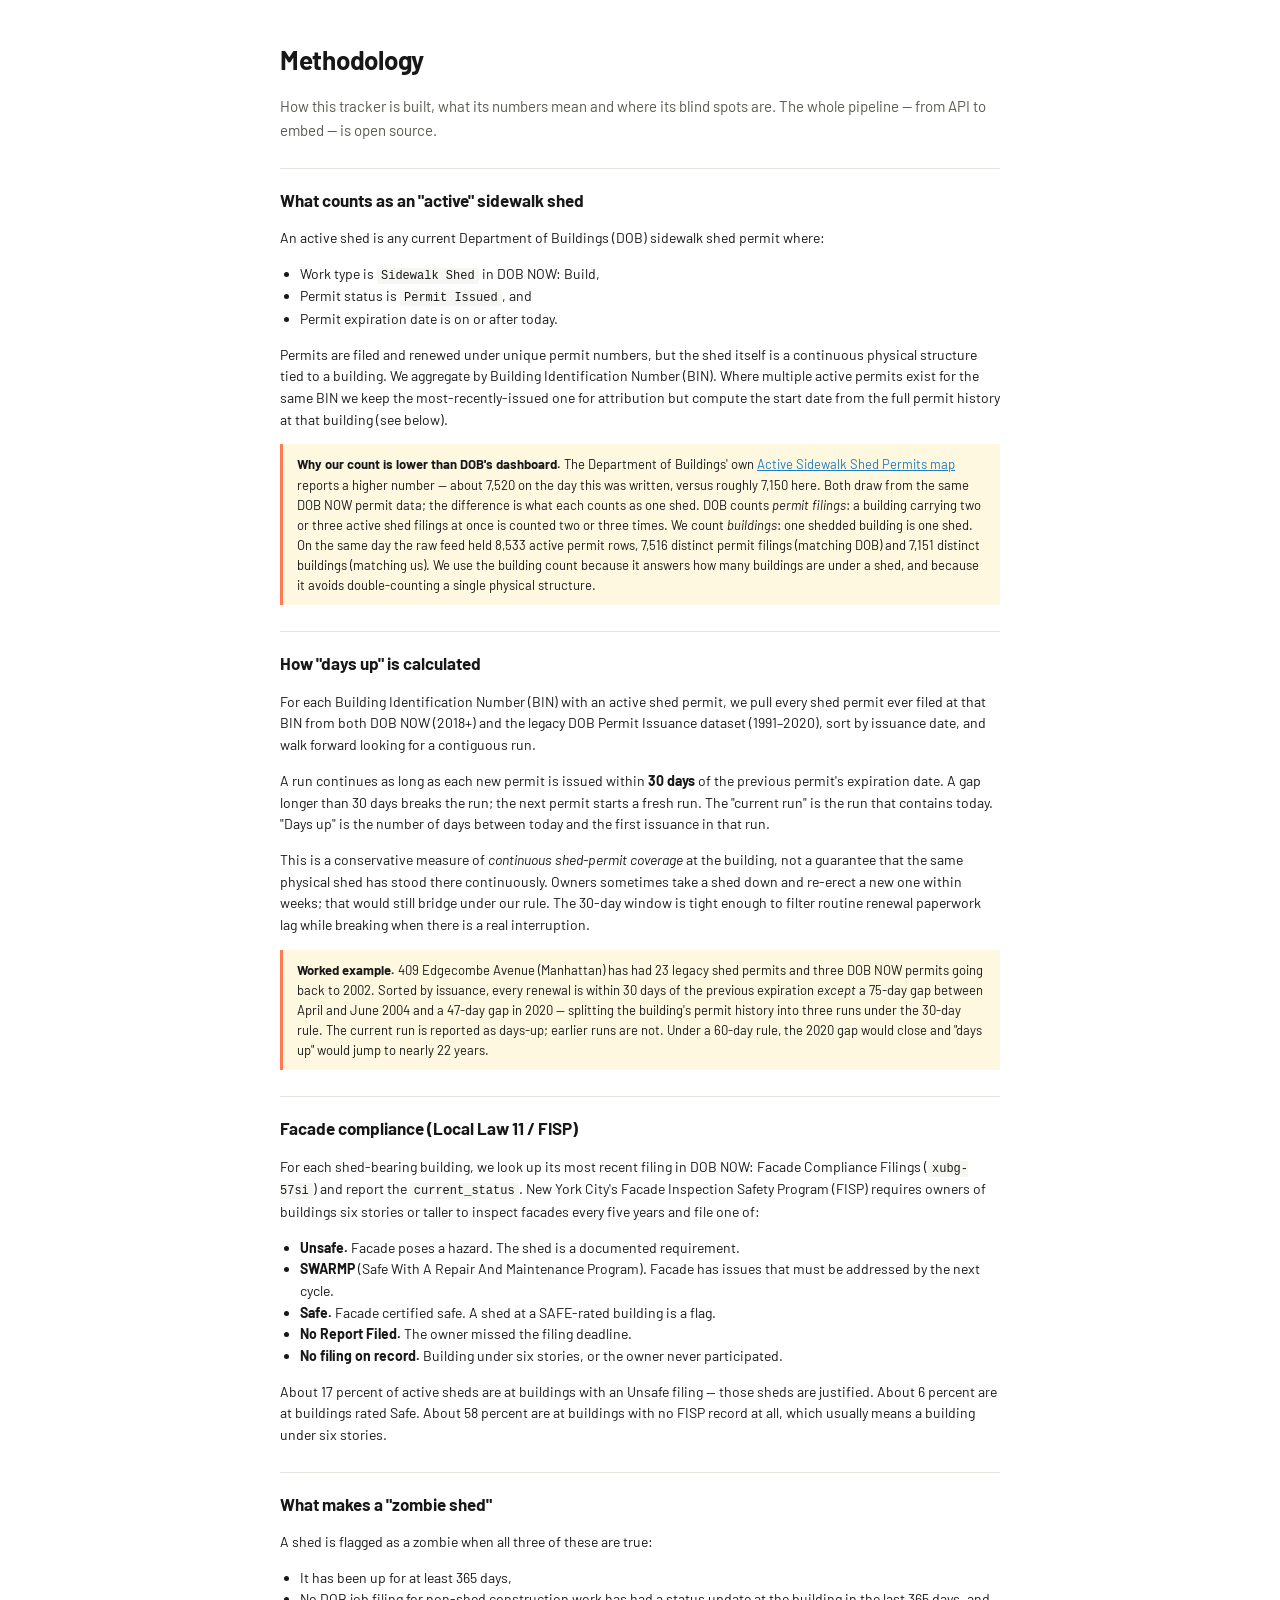
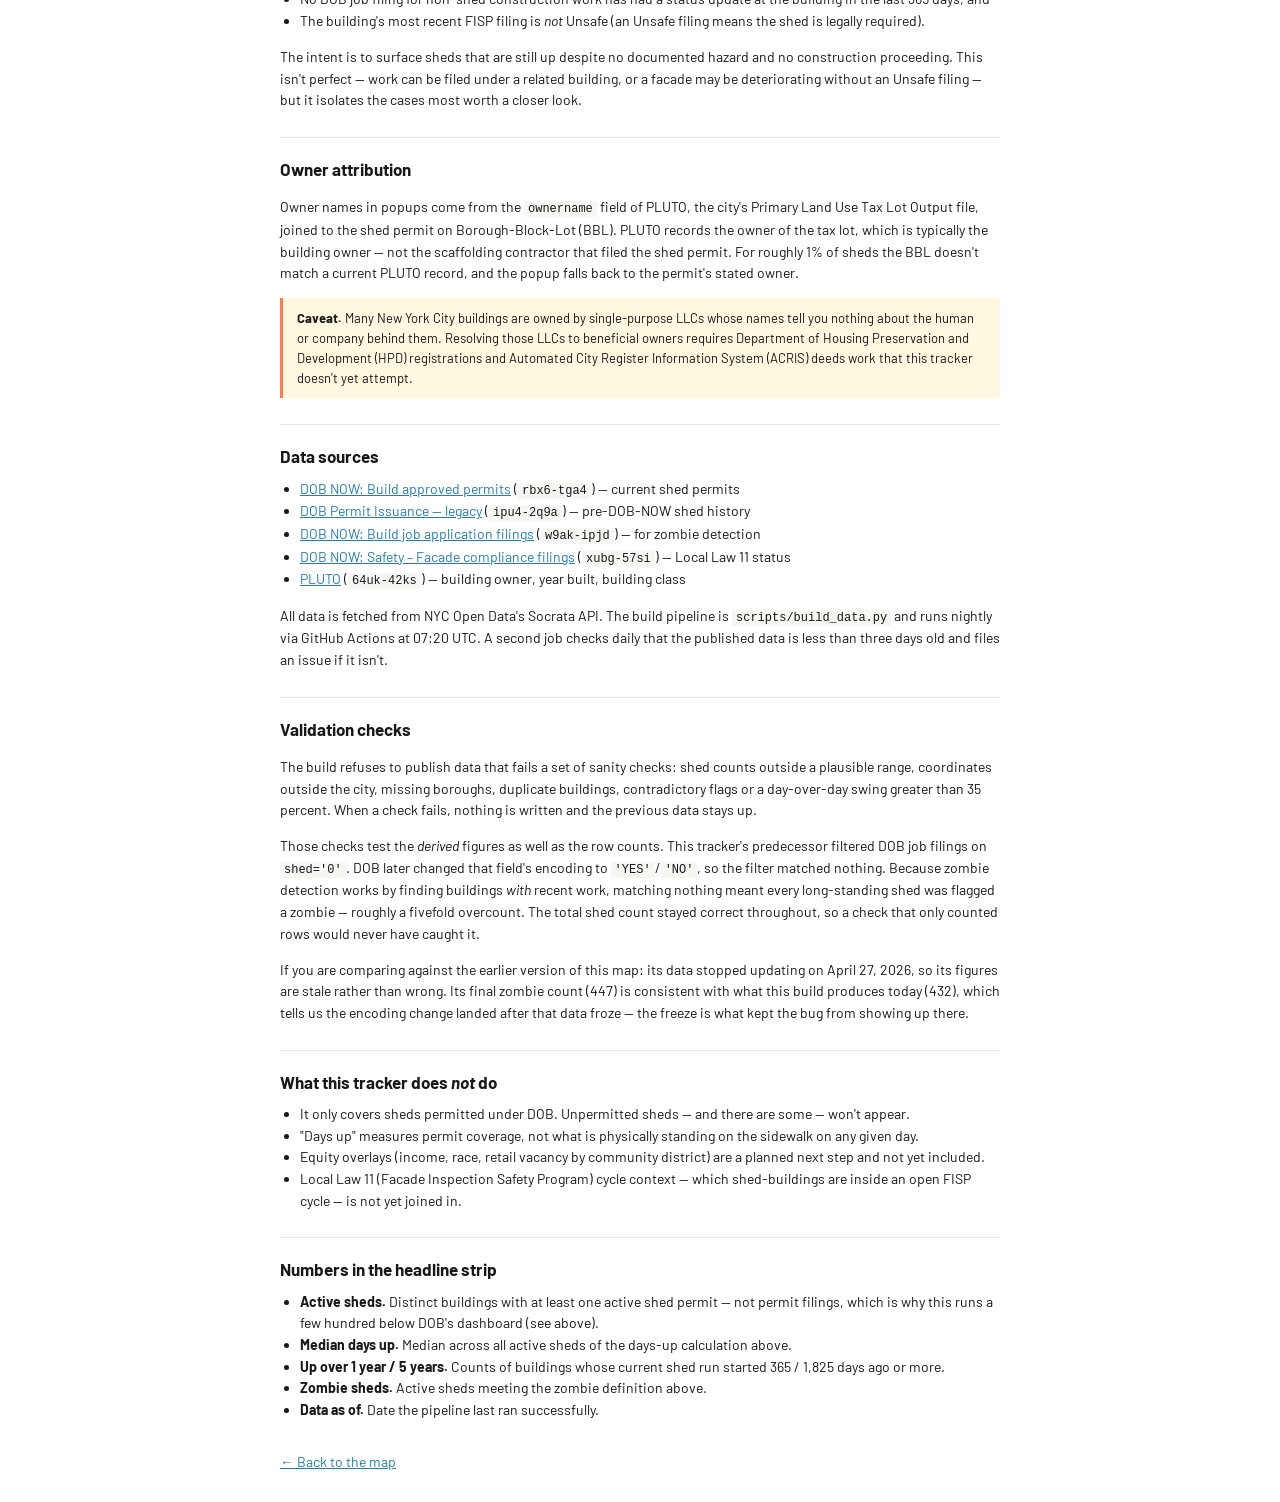
<file: methodology.html>
<!doctype html>
<html lang="en">
<head>
<meta charset="utf-8">
<meta name="viewport" content="width=device-width,initial-scale=1">
<title>Methodology — NYC sidewalk shed tracker</title>
<link href="https://fonts.googleapis.com/css2?family=Barlow:wght@400;500;600;700&family=Barlow+Condensed:wght@600;700&display=swap" rel="stylesheet">
<style>
  body { font-family: 'Barlow', 'Helvetica Neue', sans-serif; max-width: 720px; margin: 40px auto; padding: 0 20px; color: #181818; line-height: 1.55; }
  h1 { font-size: 26px; letter-spacing: -0.01em; margin-bottom: 6px; }
  h2 { font-size: 17px; margin: 26px 0 8px; border-top: 1px solid #e6e6e0; padding-top: 18px; }
  h3 { font-size: 14px; margin: 16px 0 4px; color: #5a5a52; text-transform: uppercase; letter-spacing: 0.06em; }
  p, li { font-size: 14px; }
  ul { padding-left: 20px; margin: 6px 0 12px; }
  code { font-family: 'SF Mono', Consolas, monospace; font-size: 12px; background: #f6f6f3; padding: 1px 4px; border-radius: 2px; }
  a { color: #217ebe; }
  .lede { color: #5a5a52; font-size: 15px; }
  .caveat { background: #fff8e1; border-left: 3px solid #ff7c53; padding: 10px 14px; font-size: 13px; margin: 14px 0; }
</style>
</head>
<body>
<h1>Methodology</h1>
<p class="lede">How this tracker is built, what its numbers mean and where its blind spots are. The whole pipeline — from API to embed — is open source.</p>

<h2>What counts as an "active" sidewalk shed</h2>
<p>An active shed is any current Department of Buildings (DOB) sidewalk shed permit where:</p>
<ul>
  <li>Work type is <code>Sidewalk Shed</code> in DOB NOW: Build,</li>
  <li>Permit status is <code>Permit Issued</code>, and</li>
  <li>Permit expiration date is on or after today.</li>
</ul>
<p>Permits are filed and renewed under unique permit numbers, but the shed itself is a continuous physical structure tied to a building. We aggregate by Building Identification Number (BIN). Where multiple active permits exist for the same BIN we keep the most-recently-issued one for attribution but compute the start date from the full permit history at that building (see below).</p>
<div class="caveat"><strong>Why our count is lower than DOB's dashboard.</strong> The Department of Buildings' own <a href="https://www.nyc.gov/site/buildings/about/sidewalk-shed-map.page">Active Sidewalk Shed Permits map</a> reports a higher number — about 7,520 on the day this was written, versus roughly 7,150 here. Both draw from the same DOB NOW permit data; the difference is what each counts as one shed. DOB counts <em>permit filings</em>: a building carrying two or three active shed filings at once is counted two or three times. We count <em>buildings</em>: one shedded building is one shed. On the same day the raw feed held 8,533 active permit rows, 7,516 distinct permit filings (matching DOB) and 7,151 distinct buildings (matching us). We use the building count because it answers how many buildings are under a shed, and because it avoids double-counting a single physical structure.</div>

<h2>How "days up" is calculated</h2>
<p>For each Building Identification Number (BIN) with an active shed permit, we pull every shed permit ever filed at that BIN from both DOB NOW (2018+) and the legacy DOB Permit Issuance dataset (1991–2020), sort by issuance date, and walk forward looking for a contiguous run.</p>
<p>A run continues as long as each new permit is issued within <strong>30 days</strong> of the previous permit's expiration date. A gap longer than 30 days breaks the run; the next permit starts a fresh run. The "current run" is the run that contains today. "Days up" is the number of days between today and the first issuance in that run.</p>
<p>This is a conservative measure of <em>continuous shed-permit coverage</em> at the building, not a guarantee that the same physical shed has stood there continuously. Owners sometimes take a shed down and re-erect a new one within weeks; that would still bridge under our rule. The 30-day window is tight enough to filter routine renewal paperwork lag while breaking when there is a real interruption.</p>
<div class="caveat"><strong>Worked example.</strong> 409 Edgecombe Avenue (Manhattan) has had 23 legacy shed permits and three DOB NOW permits going back to 2002. Sorted by issuance, every renewal is within 30 days of the previous expiration <em>except</em> a 75-day gap between April and June 2004 and a 47-day gap in 2020 — splitting the building's permit history into three runs under the 30-day rule. The current run is reported as days-up; earlier runs are not. Under a 60-day rule, the 2020 gap would close and "days up" would jump to nearly 22 years.</div>

<h2>Facade compliance (Local Law 11 / FISP)</h2>
<p>For each shed-bearing building, we look up its most recent filing in DOB NOW: Facade Compliance Filings (<code>xubg-57si</code>) and report the <code>current_status</code>. New York City's Facade Inspection Safety Program (FISP) requires owners of buildings six stories or taller to inspect facades every five years and file one of:</p>
<ul>
  <li><strong>Unsafe.</strong> Facade poses a hazard. The shed is a documented requirement.</li>
  <li><strong>SWARMP</strong> (Safe With A Repair And Maintenance Program). Facade has issues that must be addressed by the next cycle.</li>
  <li><strong>Safe.</strong> Facade certified safe. A shed at a SAFE-rated building is a flag.</li>
  <li><strong>No Report Filed.</strong> The owner missed the filing deadline.</li>
  <li><strong>No filing on record.</strong> Building under six stories, or the owner never participated.</li>
</ul>
<p>About 17 percent of active sheds are at buildings with an Unsafe filing — those sheds are justified. About 6 percent are at buildings rated Safe. About 58 percent are at buildings with no FISP record at all, which usually means a building under six stories.</p>

<h2>What makes a "zombie shed"</h2>
<p>A shed is flagged as a zombie when all three of these are true:</p>
<ul>
  <li>It has been up for at least 365 days,</li>
  <li>No DOB job filing for non-shed construction work has had a status update at the building in the last 365 days, and</li>
  <li>The building's most recent FISP filing is <em>not</em> Unsafe (an Unsafe filing means the shed is legally required).</li>
</ul>
<p>The intent is to surface sheds that are still up despite no documented hazard and no construction proceeding. This isn't perfect — work can be filed under a related building, or a facade may be deteriorating without an Unsafe filing — but it isolates the cases most worth a closer look.</p>

<h2>Owner attribution</h2>
<p>Owner names in popups come from the <code>ownername</code> field of PLUTO, the city's Primary Land Use Tax Lot Output file, joined to the shed permit on Borough-Block-Lot (BBL). PLUTO records the owner of the tax lot, which is typically the building owner — not the scaffolding contractor that filed the shed permit. For roughly 1% of sheds the BBL doesn't match a current PLUTO record, and the popup falls back to the permit's stated owner.</p>
<div class="caveat"><strong>Caveat.</strong> Many New York City buildings are owned by single-purpose LLCs whose names tell you nothing about the human or company behind them. Resolving those LLCs to beneficial owners requires Department of Housing Preservation and Development (HPD) registrations and Automated City Register Information System (ACRIS) deeds work that this tracker doesn't yet attempt.</div>

<h2>Data sources</h2>
<ul>
  <li><a href="https://data.cityofnewyork.us/Housing-Development/DOB-NOW-Build-Approved-Permits/rbx6-tga4">DOB NOW: Build approved permits</a> (<code>rbx6-tga4</code>) — current shed permits</li>
  <li><a href="https://data.cityofnewyork.us/Housing-Development/DOB-Permit-Issuance/ipu4-2q9a">DOB Permit Issuance — legacy</a> (<code>ipu4-2q9a</code>) — pre-DOB-NOW shed history</li>
  <li><a href="https://data.cityofnewyork.us/Housing-Development/DOB-NOW-Build-Job-Application-Filings/w9ak-ipjd">DOB NOW: Build job application filings</a> (<code>w9ak-ipjd</code>) — for zombie detection</li>
  <li><a href="https://data.cityofnewyork.us/Housing-Development/DOB-NOW-Safety-Facades-Compliance-Filings/xubg-57si">DOB NOW: Safety – Facade compliance filings</a> (<code>xubg-57si</code>) — Local Law 11 status</li>
  <li><a href="https://data.cityofnewyork.us/City-Government/Primary-Land-Use-Tax-Lot-Output-PLUTO-/64uk-42ks">PLUTO</a> (<code>64uk-42ks</code>) — building owner, year built, building class</li>
</ul>
<p>All data is fetched from NYC Open Data's Socrata API. The build pipeline is <code>scripts/build_data.py</code> and runs nightly via GitHub Actions at 07:20 UTC. A second job checks daily that the published data is less than three days old and files an issue if it isn't.</p>

<h2>Validation checks</h2>
<p>The build refuses to publish data that fails a set of sanity checks: shed counts outside a plausible range, coordinates outside the city, missing boroughs, duplicate buildings, contradictory flags or a day-over-day swing greater than 35 percent. When a check fails, nothing is written and the previous data stays up.</p>
<p>Those checks test the <em>derived</em> figures as well as the row counts. This tracker's predecessor filtered DOB job filings on <code>shed='0'</code>. DOB later changed that field's encoding to <code>'YES'</code>/<code>'NO'</code>, so the filter matched nothing. Because zombie detection works by finding buildings <em>with</em> recent work, matching nothing meant every long-standing shed was flagged a zombie — roughly a fivefold overcount. The total shed count stayed correct throughout, so a check that only counted rows would never have caught it.</p>
<p>If you are comparing against the earlier version of this map: its data stopped updating on April 27, 2026, so its figures are stale rather than wrong. Its final zombie count (447) is consistent with what this build produces today (432), which tells us the encoding change landed after that data froze — the freeze is what kept the bug from showing up there.</p>

<h2>What this tracker does <em>not</em> do</h2>
<ul>
  <li>It only covers sheds permitted under DOB. Unpermitted sheds — and there are some — won't appear.</li>
  <li>"Days up" measures permit coverage, not what is physically standing on the sidewalk on any given day.</li>
  <li>Equity overlays (income, race, retail vacancy by community district) are a planned next step and not yet included.</li>
  <li>Local Law 11 (Facade Inspection Safety Program) cycle context — which shed-buildings are inside an open FISP cycle — is not yet joined in.</li>
</ul>

<h2>Numbers in the headline strip</h2>
<ul>
  <li><strong>Active sheds.</strong> Distinct buildings with at least one active shed permit — not permit filings, which is why this runs a few hundred below DOB's dashboard (see above).</li>
  <li><strong>Median days up.</strong> Median across all active sheds of the days-up calculation above.</li>
  <li><strong>Up over 1 year / 5 years.</strong> Counts of buildings whose current shed run started 365 / 1,825 days ago or more.</li>
  <li><strong>Zombie sheds.</strong> Active sheds meeting the zombie definition above.</li>
  <li><strong>Data as of.</strong> Date the pipeline last ran successfully.</li>
</ul>

<p style="margin-top: 30px"><a href="index.html">← Back to the map</a></p>
</body>
</html>
</file>
